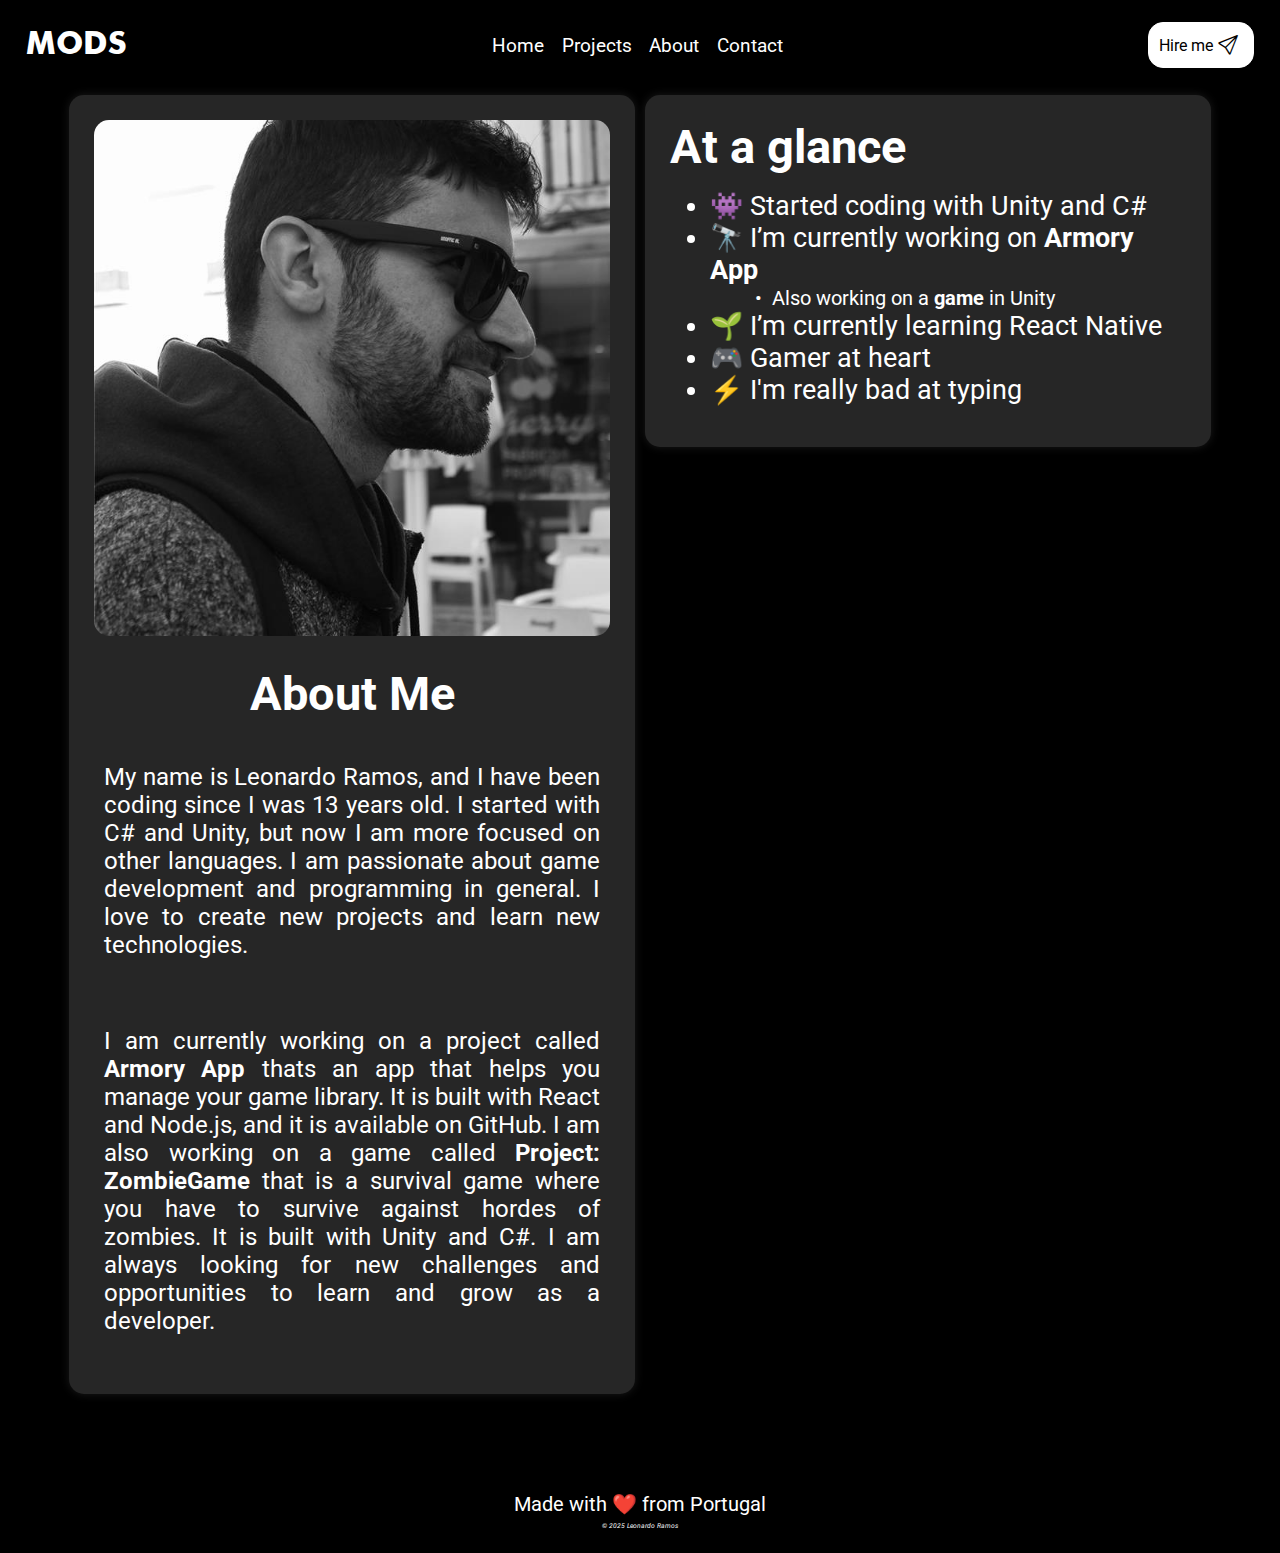
<file: about.html>
<!DOCTYPE html>
<html lang="en">
  <head>
    <meta charset="UTF-8" />
    <meta name="viewport" content="width=device-width, initial-scale=1.0" />
    <link rel="stylesheet" href="style.css" />
    <link
      rel="shortcut icon"
      href="./imgs/logos/mods_logo.jpg"
      type="image/x-icon"
    />
    <!-- Bootstrap Icons -->
    <link
      rel="stylesheet"
      href="https://cdn.jsdelivr.net/npm/bootstrap-icons@1.11.3/font/bootstrap-icons.min.css"
    />
    <title>MODS - About</title>
  </head>
  <body>
    <div id="nav">
      <div class="hamMenu" id="openDrawer">
        <i class="bi bi-list"></i>
      </div>
      <h1 id="logo">MODS</h1>
      <div id="menu">
        <a href="index.html">Home</a>
        <a href="projects.html">Projects</a>
        <a href="about.html">About</a>
        <a href="contact.html">Contact</a>
      </div>
      <a href="contact.html" id="hireBtn" class="btn"
        >Hire me<i class="bi bi-send"></i
      ></a>
    </div>

    <div id="drawer" class="drawer">
      <div class="drawer-content">
        <div class="drawer-header">
          <h1>MODS</h1>
          <i id="closeDrawer" class="bi bi-x-circle-fill"></i>
        </div>
        <div class="drawer-links">
          <a href="index.html"><i class="bi bi-house"></i> Home</a>
          <a href="projects.html"><i class="bi bi-code-slash"></i> Projects</a>
          <a href="about.html"><i class="bi bi-person"></i> About</a>
          <a href="contact.html"> <i class="bi bi-envelope"></i>Contact</a>
        </div>
      </div>
    </div>

    <main>
      <div id="about" class="cxMain">
        <div class="abtContainer">
          <div class="abtImg">
            <img src="./imgs/imgs/leo.png" alt="imgLogo" />
          </div>
          <div class="abtTxt">
            <h1>About Me</h1>
            <p>
              My name is Leonardo Ramos, and I have been coding since I was 13
              years old. I started with C# and Unity, but now I am more focused
              on other languages. I am passionate about game development and
              programming in general. I love to create new projects and learn
              new technologies.
            </p>
          </div>
        </div>
        <p>
          I am currently working on a project called
          <a href="https://github.com/zModz/backlogApp">Armory App</a> thats an
          app that helps you manage your game library. It is built with React
          and Node.js, and it is available on GitHub. I am also working on a
          game called
          <a href="https://github.com/zModz/ProjectZombieGame"
            >Project: ZombieGame</a
          >
          that is a survival game where you have to survive against hordes of
          zombies. It is built with Unity and C#. I am always looking for new
          challenges and opportunities to learn and grow as a developer.
        </p>
      </div>
      <div id="facts" class="cxMain">
        <div class="fctTitle">At a glance</div>
        <div class="cxFct">
          <ul>
            <li>👾 Started coding with Unity and C#</li>
            <li>
              🔭 I’m currently working on
              <a href="https://github.com/zModz/backlogApp">Armory App</a>
            </li>
            <dd>
              Also working on a
              <a href="https://github.com/zModz/ProjectZombieGame">game</a> in
              Unity
            </dd>
            <li>🌱 I’m currently learning React Native</li>
            <li>🎮 Gamer at heart</li>
            <li>⚡ I'm really bad at typing</li>
          </ul>
        </div>
      </div>
    </main>

    <footer>
      <p>Made with ❤️ from Portugal</p>
      <span> © 2025 Leonardo Ramos </span>
    </footer>
  </body>
  <script src="main.js"></script>
</html>
</file>
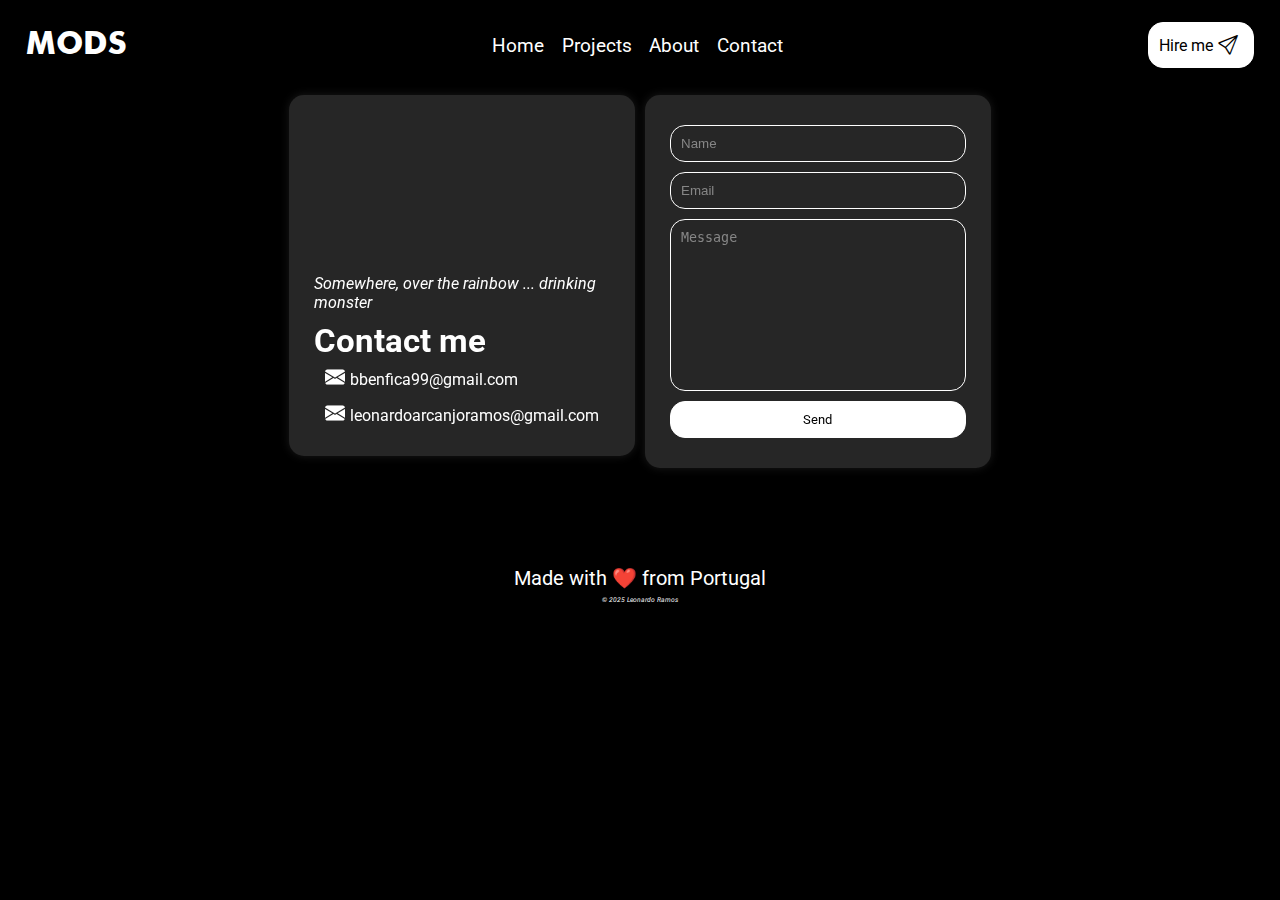
<file: contact.html>
<!DOCTYPE html>
<html lang="en">
  <head>
    <meta charset="UTF-8" />
    <meta name="viewport" content="width=device-width, initial-scale=1.0" />
    <link rel="stylesheet" href="style.css" />
    <link
      rel="shortcut icon"
      href="./imgs/logos/mods_logo.jpg"
      type="image/x-icon"
    />
    <!-- Bootstrap Icons -->
    <link
      rel="stylesheet"
      href="https://cdn.jsdelivr.net/npm/bootstrap-icons@1.11.3/font/bootstrap-icons.min.css"
    />
    <title>MODS - Contact</title>
  </head>
  <body>
    <div id="nav">
      <div class="hamMenu" id="openDrawer">
        <i class="bi bi-list"></i>
      </div>
      <h1 id="logo">MODS</h1>
      <div id="menu">
        <a href="index.html">Home</a>
        <a href="projects.html">Projects</a>
        <a href="about.html">About</a>
        <a href="contact.html">Contact</a>
      </div>
      <a href="contact.html" id="hireBtn" class="btn"
        >Hire me<i class="bi bi-send"></i
      ></a>
    </div>

    <div id="drawer" class="drawer">
      <div class="drawer-content">
        <div class="drawer-header">
          <h1>MODS</h1>
          <i id="closeDrawer" class="bi bi-x-circle-fill"></i>
        </div>
        <div class="drawer-links">
          <a href="index.html"><i class="bi bi-house"></i> Home</a>
          <a href="projects.html"><i class="bi bi-code-slash"></i> Projects</a>
          <a href="about.html"><i class="bi bi-person"></i> About</a>
          <a href="contact.html"> <i class="bi bi-envelope"></i>Contact</a>
        </div>
      </div>
    </div>

    <main id="abtMain">
      <div id="map" class="cxMain">
        <div class="cxMap">
          <iframe
            src="https://www.google.com/maps/embed?pb=!1m14!1m8!1m3!1d2386.185951663819!2d-7.837789647157746!3d37.02944608739392!3m2!1i1024!2i768!4f13.1!3m3!1m2!1s0xd0554ce2b63fcb7%3A0xdaed44562b79ec90!2zT2xow6Nv!5e0!3m2!1spt-PT!2spt!4v1742051308880!5m2!1spt-PT!2spt"
            style="border: 0"
            allowfullscreen=""
            loading="lazy"
            referrerpolicy="no-referrer-when-downgrade"
          ></iframe>
        </div>
        <p class="underTitle">
          Somewhere, over the rainbow ... drinking monster
        </p>
        <div class="cxEmails">
          <h2>Contact me</h2>
          <p>
            <a href="mailto:bbenfica99@gmail.com">
              <i class="bi bi-envelope-fill"></i>bbenfica99@gmail.com
            </a>
          </p>
          <p>
            <a href="mailto:leonardoarcanjoramos@gmail.com">
              <i class="bi bi-envelope-fill"></i>leonardoarcanjoramos@gmail.com
            </a>
          </p>
        </div>
      </div>
      <div id="form" class="cxMain">
        <!-- <h1>Send me a message</h1> -->
        <form action="https://formsubmit.co/bbenfica99@gmail.com" method="post">
          <input type="text" name="name" placeholder="Name" />
          <input type="email" name="email" placeholder="Email" />
          <textarea
            name="message"
            id="message"
            cols="30"
            rows="10"
            placeholder="Message"
          ></textarea>
          <input type="submit" value="Send" class="btn" />
          <input type="hidden" name="_next" value="destino.html" />
        </form>
      </div>
    </main>

    <footer>
      <p>Made with ❤️ from Portugal</p>
      <span> © 2025 Leonardo Ramos </span>
    </footer>
  </body>
  <script src="main.js"></script>
</html>
</file>
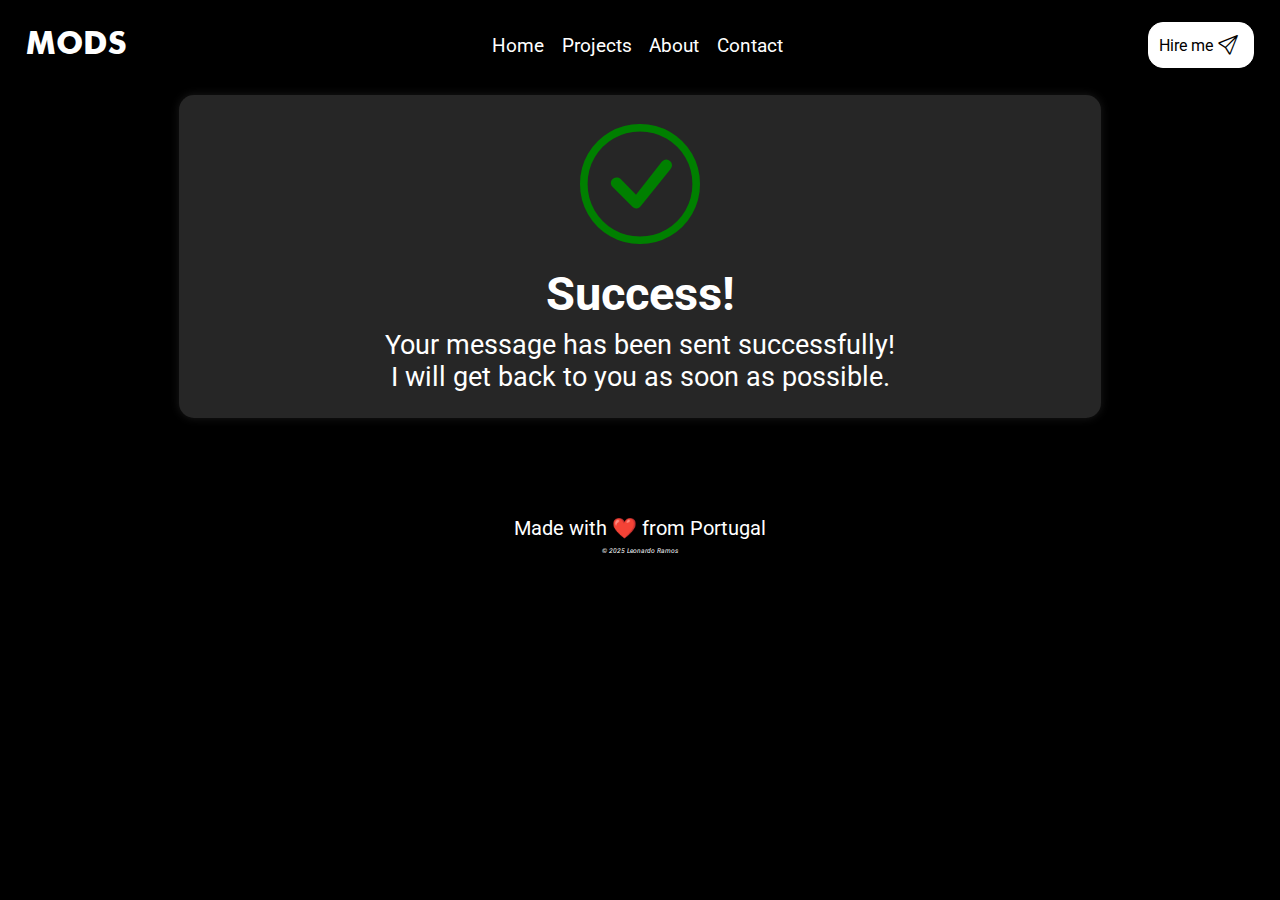
<file: destino.html>
<!DOCTYPE html>
<html lang="en">
  <head>
    <meta charset="UTF-8" />
    <meta name="viewport" content="width=device-width, initial-scale=1.0" />
    <link rel="stylesheet" href="style.css" />
    <link
      rel="shortcut icon"
      href="./imgs/logos/mods_logo.jpg"
      type="image/x-icon"
    />
    <!-- Bootstrap Icons -->
    <link
      rel="stylesheet"
      href="https://cdn.jsdelivr.net/npm/bootstrap-icons@1.11.3/font/bootstrap-icons.min.css"
    />
    <title>MODS - Success</title>
  </head>

  <body>
    <div id="nav">
      <div class="hamMenu" id="openDrawer">
        <i class="bi bi-list"></i>
      </div>
      <h1 id="logo">MODS</h1>
      <div id="menu">
        <a href="index.html">Home</a>
        <a href="projects.html">Projects</a>
        <a href="about.html">About</a>
        <a href="contact.html">Contact</a>
      </div>
      <a href="contact.html" id="hireBtn" class="btn"
        >Hire me<i class="bi bi-send"></i
      ></a>
    </div>

    <div id="drawer" class="drawer">
      <div class="drawer-content">
        <div class="drawer-header">
          <h1>MODS</h1>
          <i id="closeDrawer" class="bi bi-x-circle-fill"></i>
        </div>
        <div class="drawer-links">
          <a href="index.html"><i class="bi bi-house"></i> Home</a>
          <a href="projects.html"><i class="bi bi-code-slash"></i> Projects</a>
          <a href="about.html"><i class="bi bi-person"></i> About</a>
          <a href="contact.html"> <i class="bi bi-envelope"></i>Contact</a>
        </div>
      </div>
    </div>

    <main id="successMain">
      <div id="success" class="cxMain">
        <i class="bi bi-check-circle"></i>
        <h1>Success!</h1>
        <p>Your message has been sent successfully!</p>
        <p>I will get back to you as soon as possible.</p>
      </div>
    </main>

    <footer>
      <p>Made with ❤️ from Portugal</p>
      <span> © 2025 Leonardo Ramos </span>
    </footer>
  </body>
  <script src="main.js"></script>
</html>
</file>
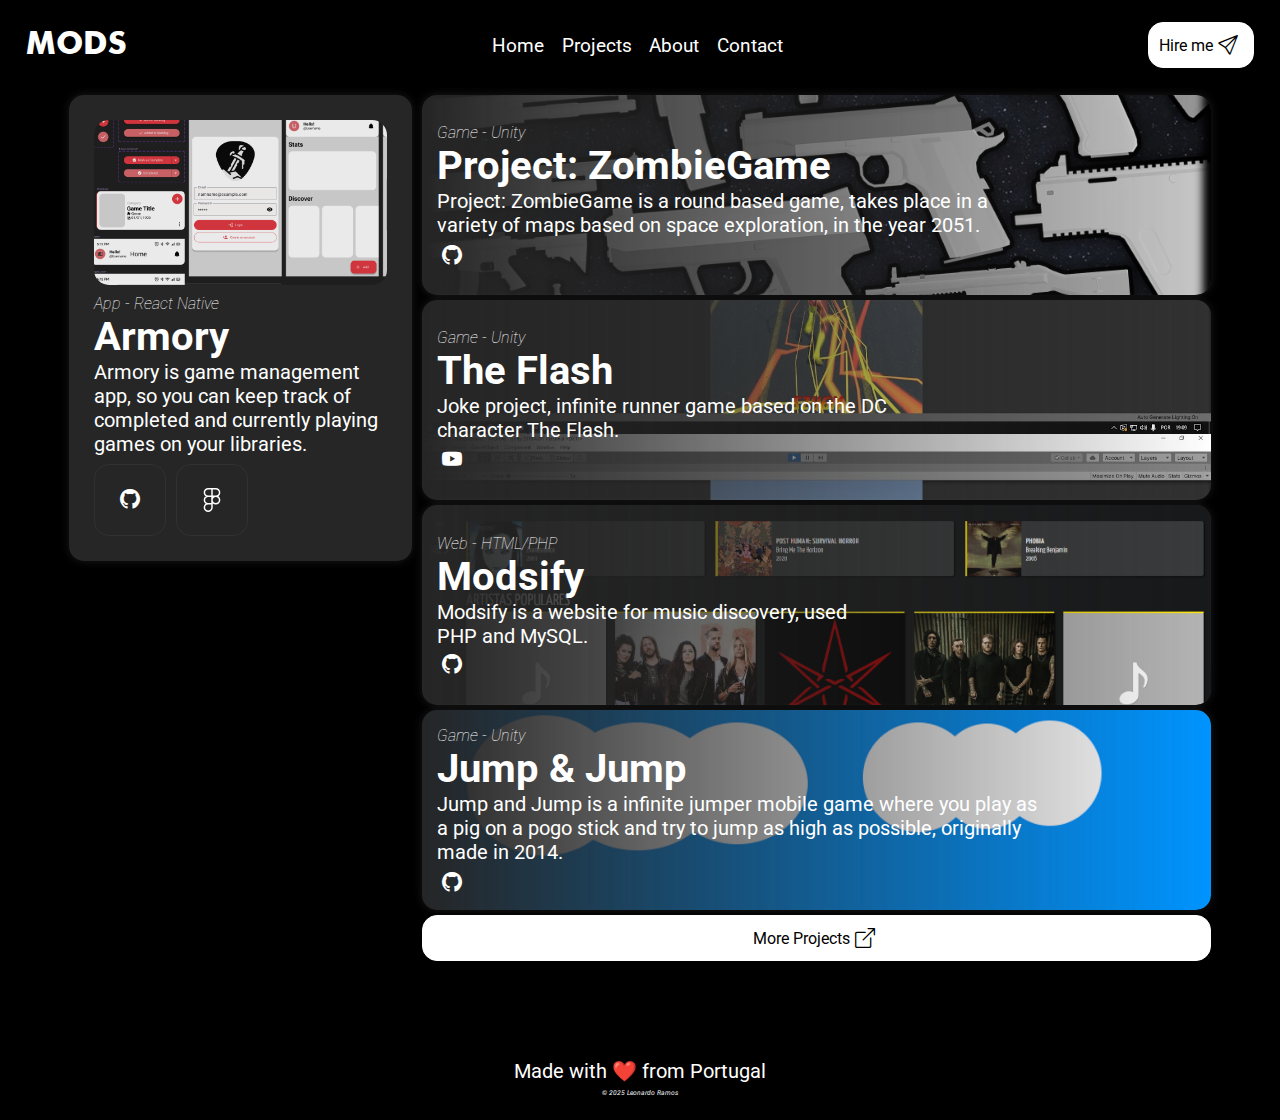
<file: projects.html>
<!DOCTYPE html>
<html lang="en">
  <head>
    <meta charset="UTF-8" />
    <meta name="viewport" content="width=device-width, initial-scale=1.0" />
    <link rel="stylesheet" href="style.css" />
    <link
      rel="shortcut icon"
      href="./imgs/logos/mods_logo.jpg"
      type="image/x-icon"
    />
    <!-- Bootstrap Icons -->
    <link
      rel="stylesheet"
      href="https://cdn.jsdelivr.net/npm/bootstrap-icons@1.11.3/font/bootstrap-icons.min.css"
    />
    <title>MODS - Projects</title>
  </head>
  <body>
    <div id="modal">
      <div class="bgModal">a</div>
      <div class="cxModal">
        <div class="modalContent">
          <div class="topWindow">
            <i class="bi bi-youtube"></i>
            <h1>Video - The Flash</h1>
            <i id="closeModal" class="bi bi-x-circle-fill"></i>
          </div>
          <iframe
            src="https://www.youtube.com/embed/cF9RvWOjHE0?si=Ds6co4tR_HcpEuAN"
            title="YouTube video player"
            frameborder="0"
            allow="accelerometer; autoplay; clipboard-write; encrypted-media; gyroscope; picture-in-picture; web-share"
            referrerpolicy="strict-origin-when-cross-origin"
            allowfullscreen
          ></iframe>
        </div>
      </div>
    </div>

    <div id="nav">
      <div class="hamMenu" id="openDrawer">
        <i class="bi bi-list"></i>
      </div>
      <h1 id="logo">MODS</h1>
      <div id="menu">
        <a href="index.html">Home</a>
        <a href="projects.html">Projects</a>
        <a href="about.html">About</a>
        <a href="contact.html">Contact</a>
      </div>
      <a href="contact.html" id="hireBtn" class="btn"
        >Hire me<i class="bi bi-send"></i
      ></a>
    </div>

    <div id="drawer" class="drawer">
      <div class="drawer-content">
        <div class="drawer-header">
          <h1>MODS</h1>
          <i id="closeDrawer" class="bi bi-x-circle-fill"></i>
        </div>
        <div class="drawer-links">
          <a href="index.html"><i class="bi bi-house"></i> Home</a>
          <a href="projects.html"><i class="bi bi-code-slash"></i> Projects</a>
          <a href="about.html"><i class="bi bi-person"></i> About</a>
          <a href="contact.html"> <i class="bi bi-envelope"></i>Contact</a>
        </div>
      </div>
    </div>

    <main>
      <div id="currProj" class="cxMain">
        <img class="projImg" src="./imgs/projs/armory.png" alt="screenshot" />
        <div class="projContent">
          <p class="projType">App - React Native</p>
          <h1 class="projName">Armory</h1>
          <p class="projDesc">
            Armory is game management app, so you can keep track of completed
            and currently playing games on your libraries.
          </p>
          <div id="projLinks" class="cxLinks">
            <a
              class="boxLink"
              target="_blank"
              href="https://github.com/zModz/backlogApp"
              ><i class="bi bi-github"></i
            ></a>
            <a
              class="boxLink"
              target="_blank"
              href="https://www.figma.com/design/iFulfG02MUP116NUz6X6ty/backlogApp?node-id=0-1&t=I4Zm7X2iZ34516Nc-1"
              ><svg
                role="img"
                viewBox="0 0 24 24"
                xmlns="http://www.w3.org/2000/svg"
                class="bi"
                width="24"
                height="24"
              >
                <title>Figma</title>
                <path
                  d="M15.852 8.981h-4.588V0h4.588c2.476 0 4.49 2.014 4.49 4.49s-2.014 4.491-4.49 4.491zM12.735 7.51h3.117c1.665 0 3.019-1.355 3.019-3.019s-1.355-3.019-3.019-3.019h-3.117V7.51zm0 1.471H8.148c-2.476 0-4.49-2.014-4.49-4.49S5.672 0 8.148 0h4.588v8.981zm-4.587-7.51c-1.665 0-3.019 1.355-3.019 3.019s1.354 3.02 3.019 3.02h3.117V1.471H8.148zm4.587 15.019H8.148c-2.476 0-4.49-2.014-4.49-4.49s2.014-4.49 4.49-4.49h4.588v8.98zM8.148 8.981c-1.665 0-3.019 1.355-3.019 3.019s1.355 3.019 3.019 3.019h3.117V8.981H8.148zM8.172 24c-2.489 0-4.515-2.014-4.515-4.49s2.014-4.49 4.49-4.49h4.588v4.441c0 2.503-2.047 4.539-4.563 4.539zm-.024-7.51a3.023 3.023 0 0 0-3.019 3.019c0 1.665 1.365 3.019 3.044 3.019 1.705 0 3.093-1.376 3.093-3.068v-2.97H8.148zm7.704 0h-.098c-2.476 0-4.49-2.014-4.49-4.49s2.014-4.49 4.49-4.49h.098c2.476 0 4.49 2.014 4.49 4.49s-2.014 4.49-4.49 4.49zm-.097-7.509c-1.665 0-3.019 1.355-3.019 3.019s1.355 3.019 3.019 3.019h.098c1.665 0 3.019-1.355 3.019-3.019s-1.355-3.019-3.019-3.019h-.098z"
                /></svg
            ></a>
          </div>
        </div>
      </div>

      <div id="olderProj">
        <div class="proj cxMain">
          <div id="pzg" class="background"></div>
          <div class="projContent">
            <p class="projType">Game - Unity</p>
            <h1 class="projName">Project: ZombieGame</h1>
            <p class="projDesc">
              Project: ZombieGame is a round based game, takes place in a
              variety of maps based on space exploration, in the year 2051.
            </p>
            <div class="projLink">
              <a
                target="_blank"
                class="iconLink"
                href="https://github.com/zModz/ProjectZombieGame"
                ><i class="bi bi-github"></i
              ></a>
            </div>
          </div>
        </div>
        <div class="proj cxMain">
          <div id="flash" class="background"></div>
          <div class="projContent">
            <p class="projType">Game - Unity</p>
            <h1 class="projName">The Flash</h1>
            <p class="projDesc">
              Joke project, infinite runner game based on the DC character The
              Flash.
            </p>
            <div class="projLink">
              <a class="iconLink" id="openModal" href="#"
                ><i class="bi bi-youtube"></i
              ></a>
            </div>
          </div>
        </div>
        <div class="proj cxMain">
          <div id="modsify" class="background"></div>
          <div class="projContent">
            <p class="projType">Web - HTML/PHP</p>
            <h1 class="projName">Modsify</h1>
            <p class="projDesc">
              Modsify is a website for music discovery, used PHP and MySQL.
            </p>
            <div class="projLink">
              <a class="iconLink" href="https://github.com/zModz/Modsify"
                ><i class="bi bi-github"></i
              ></a>
            </div>
          </div>
        </div>
        <div class="proj cxMain">
          <div id="jandj" class="background"></div>
          <div class="projContent">
            <p class="projType">Game - Unity</p>
            <h1 class="projName">Jump &amp; Jump</h1>
            <p class="projDesc">
              Jump and Jump is a infinite jumper mobile game where you play as a
              pig on a pogo stick and try to jump as high as possible,
              originally made in 2014.
            </p>
            <div class="projLink">
              <a class="iconLink" href="https://github.com/zModz/JumpJump"
                ><i class="bi bi-github"></i
              ></a>
            </div>
          </div>
        </div>
        <a
          target="_blank"
          class="btn"
          href="https://github.com/zModz?tab=repositories"
          >More Projects<i class="bi bi-box-arrow-up-right"></i
        ></a>
      </div>
    </main>

    <footer>
      <p>Made with ❤️ from Portugal</p>
      <span> © 2025 Leonardo Ramos </span>
    </footer>
  </body>
  <script src="main.js"></script>
</html>
</file>
<file: style.css>
@import url("https://fonts.googleapis.com/css2?family=Roboto:ital,wght@0,100..900;1,100..900&display=swap");

@font-face {
  font-family: "Futura";
  src:
    url("./fonts/futura/unicode.futurab.ttf") format("truetype"),
    local("Futura");
}

/* @font-face {
  font-family: "Roboto";
  src: url("./fonts/roboto/Roboto-VariableFont.ttf") format("truetype"),
    local("Roboto");
} */

* {
  box-sizing: border-box;
}

body {
  margin: 0;
  padding: 0;
  background-color: black;
}

main {
  display: flex;
  flex-direction: row;
  justify-content: center;

  width: 90%;

  margin-left: auto;
  margin-right: auto;
}

.bi {
  margin-inline: 5px;

  font-size: 20px;
  transition: color 0.5s;
}

#nav {
  display: flex;
  flex-direction: row;
  align-items: center;
  justify-content: space-between;

  height: 10vh;
}

.hamMenu {
  display: none;
  color: white;
  margin-inline: 2%;
}

.drawer {
  display: none;
  position: fixed;
  top: 0;
  left: 0;
  width: 100%;
  height: 100%;
  background-color: rgba(38, 38, 38, 0.9);
  z-index: 10;
}

.drawer-content {
  position: absolute;
  top: 0;
  left: 0;
  width: 250px;
  height: 100%;
  background-color: #262626;
  padding: 20px;
  box-shadow: 2px 0px 5px rgba(0, 0, 0, 0.5);
}

.drawer-header {
  display: flex;
  justify-content: space-between;
  align-items: center;
  margin-bottom: 20px;
  font-family: Futura, sans-serif;
  color: white;
}

.drawer-links {
  display: flex;
  flex-direction: column;
  gap: 10px;
}

.drawer-links a {
  display: flex;
  flex-direction: row;
  align-items: center;
  justify-content: flex-start;
  color: white;
  text-decoration: none;
  font-size: 18px;
  transition: color 0.3s;
  padding: 20px;
  border-radius: 10px;
  border: #666666 1px solid;
  background-color: #313131;
}

.drawer-links a:active {
  background-color: #262626;
  border: #666666 1px solid;
}

.drawer-links a .bi {
  margin-right: 10%;
  transition: color 0.5s;
}

.drawer-links a:hover {
  color: #868686;
}

#logo {
  margin: 0;
  margin-inline: 2%;
  color: white;
  font-family: Futura, sans-serif;
}

#menu {
  display: flex;
  justify-content: center;
  align-items: center;
  height: 50%;
  width: 70%;
  font-family: Roboto, sans-serif;
}

#menu a {
  font-size: larger;
  margin-inline: 1%;
  color: white;
  text-decoration: none;
  transition:
    font-size 0.5s,
    color 0.5s;
}

#menu a:hover {
  font-size: 25px;
  color: #666666;
}

#hireBtn {
  margin-inline: 2%;
}

.btn {
  display: flex;
  align-items: center;

  text-decoration: none;
  font-family: Roboto, sans-serif;

  margin: 0;
  padding: 10px;
  border: 1px solid white;
  border-radius: 15px;

  background-color: white;
  color: black;
  transition: all 0.5s;
}

.btn:hover {
  cursor: pointer;
  background-color: #262626;
  border: 1px solid white;
  color: white;
}

.cxMain {
  display: flex;
  flex-direction: column;
  align-items: center;

  height: fit-content;

  margin: 5px;
  padding: 25px;
  border-radius: 15px;
  background-color: #262626;
  box-shadow: 0 0 10px rgba(255, 255, 255, 0.1);
}

#cxRight {
  width: 70%;
  display: flex;
  flex-direction: column;
}

#persona {
  width: 30%;
}

#desc {
  padding: 30px;
}

#desc p {
  color: white;
  margin-block: 1%;
  font-family: Roboto, sans-serif;
  font-size: 35pt;
}

#desc span {
  color: white;
  font-family: Roboto, sans-serif;
  font-size: 15pt;
  font-style: italic;
  align-self: flex-start;
}

#desc img {
  width: 100%;
  border-radius: 15px;
  margin-bottom: 20px;
}

#tech {
  display: flex;
  flex-direction: column;
  justify-content: center;
  background-color: rgb(38, 38, 38); /* Light gray background */
  padding: 20px;
}

#tech img {
  width: 100px;
  height: 100px;
}

#techTitle {
  color: white;
  font-family: Roboto, sans-serif;
  font-size: 35pt;
  margin: 0;
  align-self: flex-start;
}

#personaImg {
  /* width: 250%; */
  aspect-ratio: 1 / 1;
  object-fit: cover;
  overflow: hidden;
  display: flex;
  align-items: center;
  justify-content: center;
}

#personaImg img {
  width: 100%;
  height: 100%;
  border-radius: 50%;
  object-fit: cover;
}

.flip-img {
  position: relative;
  width: 100%;
  height: 100%;
  perspective: 1000px;
}

.flip-img-front,
.flip-img-back {
  position: absolute;
  width: 100%;
  height: 100%;
  backface-visibility: hidden;
  transition: transform 0.6s;
}

.flip-img-back {
  transform: rotateY(180deg);
}

.flip-img:hover .flip-img-front {
  transform: rotateY(-180deg);
}

.flip-img:hover .flip-img-back {
  transform: rotateY(0deg);
}

#persona h1 {
  color: white;
  margin: 2%;
  font-family: Roboto, sans-serif;
}

#persona h1 > p {
  color: white;
  display: inline-block;
  margin: 0;
  font-family: Futura, sans-serif;
}

#persona .smallDesc {
  color: white;
  margin: 0;
  width: 80%;
  font-size: 20pt;
  text-align: center;
  font-family: Roboto, sans-serif;
  font-weight: lighter;
}

.cxLinks {
  display: flex;
  flex-direction: row;
  justify-content: space-evenly;
  flex-wrap: wrap;
}

#socials {
  margin: 5%;
  gap: 10px;
}

.boxLink {
  display: flex;
  justify-content: center;
  align-items: center;
  height: 72px;
  width: 72px;
  color: white;
  border: 1px solid #313131;
  border-radius: 15px;
  transition:
    background-color 0.5s,
    border-color 0.5s,
    color 0.5s;
}

.boxLink.large {
  width: auto;
  padding-inline: 20px;
  text-decoration: none;
  font-family: Roboto, sans-serif;
  & > .bi {
    margin-right: 15px;
  }
}

.divider-vertical {
  width: 1px;
  background-color: rgba(128, 128, 128, 0.2);
}

#socials a:hover {
  background-color: white;
  border-color: white;
  & > .bi {
    color: #262626;
  }
}

#availability {
  display: flex;
  flex-direction: row;
  align-items: center;
  align-self: flex-start;
  width: 100%;
  height: 20%;
  margin-block: 2%;
}

#availability p {
  font-size: 12pt;
  margin: 0;
  font-family: Roboto, sans-serif;
  color: white;
}

#availability span {
  width: 20px;
  height: 20px;
  margin: 0.5%;
  background-color: green;
  border-radius: 50%;
}

#downloadBtn {
  align-self: flex-start;
  margin-block: 2px;
}

#desc .btn > .bi {
  margin-inline: 5px;
}

.slider {
  flex-direction: row;
  overflow: hidden;
  position: relative;
  width: 100%;
  &::after,
  &::before {
    background: linear-gradient(
      to right,
      rgba(255, 255, 255, 0) 0%,
      rgba(38, 38, 38, 1) 100%
    );
    content: "";
    position: absolute;
    height: 223px;
    width: 150px;
    z-index: 2;
  }

  &::before {
    left: 0;
    top: 0;
    transform: rotateZ(180deg);
  }

  &::after {
    right: 0;
    top: 0;
  }
}

.slideTrack {
  display: flex;
  flex: 1;
  /* width: calc(100px * 12); */
  will-change: transform;
  animation: "scroll" 10s linear infinite;
}

.langBox {
  display: flex;
  flex-direction: column;
  align-items: center;
  justify-content: center;
  height: 200px;
  padding: 50px;
}

.langBox > p {
  display: none;
  color: white;
  font-size: larger;
  font-family: "Roboto", sans-serif;
  animation: fadeIn 0.5s;
}

.langBox:hover img {
  width: 150px;
  height: 150px;
}

.langBox:hover > p {
  display: block;
}

@keyframes fadeIn {
  0% {
    opacity: 0;
  }
  100% {
    opacity: 1;
  }
}

footer {
  display: flex;
  flex-direction: column;
  align-items: center;
  justify-content: center;
  align-items: center;

  height: 10vh;
  margin-top: 5%;
}

footer p {
  margin: 0.5%;
  color: white;
  font-family: Roboto, sans-serif;
  font-size: 15pt;
}

footer span {
  color: white;
  font-family: Roboto, sans-serif;
  font-size: 5pt;
  font-style: italic;
}

/* projects.html */
#currProj {
  width: 30%;
  align-items: flex-start;
}

#currProj .projImg {
  width: 100%;
  border-radius: 15px;
}

#olderProj {
  width: 70%;
}

.proj {
  height: 200px;
  padding: 15px;
  justify-content: center;
  position: relative;
  align-items: flex-start;
}

.background {
  position: absolute;
  background-size: cover;
  background-position: center;
  border-radius: 15px;
  top: 0;
  left: 0;
  width: 100%;
  height: 100%;
  mask-image: linear-gradient(to left, rgba(26, 26, 26, 1), rgba(0, 0, 0, 0));
  -webkit-mask-image: linear-gradient(
    to left,
    rgba(26, 26, 26, 1),
    rgba(0, 0, 0, 0)
  );
}

.projContent {
  position: relative;
  z-index: 1;
}

#currProj .projContent {
  margin-top: 3%;
}

.projType {
  margin: 0;
  color: white;
  font-family: Roboto, sans-serif;
  font-weight: lighter;
  font-style: italic;
}

.projName {
  margin: 0;
  color: white;
  font-family: Roboto, sans-serif;
  font-size: 30pt;
}

.projDesc {
  margin-block: 0;
  color: white;
  font-family: Roboto, sans-serif;
  font-size: 15pt;
}

#olderProj .projDesc {
  width: 80%;
}

#olderProj .btn {
  margin: 5px;
  justify-content: center;
}

#projLinks {
  justify-content: flex-start;
  margin-top: 3%;
  gap: 10px;
}

.boxLink .bi {
  color: white;
  fill: white;
}

.boxLink:hover {
  background-color: white;
  border-color: white;
  & > .bi {
    color: #262626;
    fill: #262626;
  }
  &.large {
    color: #262626;
    fill: #262626;
  }
}

.iconLink {
  display: flex;
  color: white;
  align-items: center;
  transition:
    fill 0.6s,
    color 0.6s;
  & > .bi {
    fill: white;
  }
}

.iconLink.inactive {
  color: grey;
  pointer-events: all;
  cursor: default;
}

.iconLink:hover .bi {
  color: #868686;
  fill: #868686;
}

.projLink {
  display: flex;
  flex-direction: row;
  justify-content: flex-start;
  margin-top: 1%;
  gap: 3px;
}

.projLink .bi {
  font-size: 20px;
}

.hidden {
  background: rgba(255, 255, 255, 0.3);
  border-radius: 16px;
  box-shadow: 0 4px 30px rgba(0, 0, 0, 0.1);
  backdrop-filter: blur(13px);
  -webkit-backdrop-filter: blur(13px);
  z-index: 3;
  width: 1183px;
  height: 200px;
  position: absolute;
  padding: 20px;
  margin: 0;
  align-items: flex-start;
  left: 0;

  display: flex;
  align-items: center;
  justify-content: center;
  font-size: 40pt;
  font-family: Futura, sans-serif;
  color: #262626;
}

#pzg {
  background-image: url("./imgs/projs/pgz.jpg");
}

#flash {
  background-image: url("./imgs/projs/flash.jpg");
  background-position: 0 -310px;
}

#modsify {
  background-image: url("./imgs/projs/modsify.png");
}

#jandj {
  background-image: url("./imgs/projs/jandj.png");
  background-position: 0 -100px;
}

#psk {
  background-image: url("./imgs/projs/psk.png");
  background-position: 0 -100px;
}

/* Modal */
#modal {
  display: none;
  position: absolute;
  width: 100%;
  height: 100%;
  z-index: 5;
}

.modal-open {
  overflow-y: hidden;
}

.bgModal {
  display: flex;
  justify-content: center;
  align-items: center;
  width: 100%;
  height: 100%;
  background-color: #262626c9;
  animation: fadeInOpacity 0.5s ease-in-out;
}

.cxModal {
  position: absolute;
  top: 0;
  display: flex;
  flex-direction: column;
  align-items: center;
  justify-content: center;
  height: 100%;
  width: 100%;
}

.modalContent {
  display: flex;
  flex-direction: column;
  align-items: center;
  justify-content: center;

  height: 50%;
  width: 50%;
  padding: 15px;
  border-radius: 15px;

  background-color: #262626;
  border: 1px solid white;

  animation: slideUp 0.5s ease-in-out;
}

.topWindow {
  display: flex;
  justify-content: space-between;
  align-items: center;
  width: 100%;
  color: white;
  margin-bottom: 15px;
}

.topWindow h1 {
  margin: 0;
  font-family: Roboto, sans-serif;
}

.topWindow .bi,
.topWindow h1 {
  font-size: 15px;
}

.topWindow #closeModal {
  color: white;
  transition: color 0.5s;
}

.topWindow #closeModal:hover {
  color: red;
  cursor: pointer;
}

.modalContent iframe {
  width: 100%;
  height: 100%;
}

/* About.html */
.cxAbout {
  display: flex;
  flex-direction: row;
  align-items: flex-start;
  height: 100vh;
}

.abtContainer {
  display: flex;
  flex-direction: row;
  align-items: center;
}

.abtImg {
  width: 250%;
  aspect-ratio: 1 / 1;
  object-fit: cover;
  overflow: hidden;
  display: flex;
  align-items: center;
  justify-content: center;
}

.abtImg img {
  width: 100%;
  height: 100%;
  object-fit: cover;
  border-radius: 15px;
}

#about {
  width: 50%;
  display: flex;
  flex-direction: column;
}

.abtTxt {
  /* padding: 10px; */
  font-size: 18pt;
}

#about h1 {
  color: white;
  font-family: Roboto, sans-serif;
  font-size: 35pt;
  text-align: end;
}

#about p {
  color: white;
  font-family: Roboto, sans-serif;
  font-size: 18pt;
  text-align: justify;
  padding: 10px;
}

#about a {
  text-decoration: none;
  color: white;
  font-weight: bolder;
}

#about a:hover {
  color: #868686;
  text-decoration: underline;
}

#facts {
  width: 50%;
  display: flex;
  align-items: flex-start;
}

.fctTitle {
  color: white;
  font-family: Roboto, sans-serif;
  font-weight: bolder;
  font-size: 35pt;
  margin: 0;
}

.cxFct {
  display: flex;
  flex-direction: row;
  width: 100%;
  height: 100%;
}

.cxFct ul {
  display: flex;
  flex-direction: column;
  justify-content: space-evenly;
}

.cxFct li {
  color: white;
  font-family: Roboto, sans-serif;
  font-size: 20pt;
}

.cxFct dd {
  color: white;
  font-family: Roboto, sans-serif;
  font-size: 15pt;
}

.cxFct a {
  text-decoration: none;
  font-weight: bolder;
  color: white;
}

.cxFct a:hover {
  color: #868686;
  text-decoration: underline;
}

dd::before {
  content: "•";
  color: white;
  margin-inline: 5px;
}

/* contact.html */
#map {
  width: 30%;
  align-items: flex-start;
}

#map .cxMap {
  width: 100%;
  height: 100%;
}

.cxMap iframe {
  width: 100%;
  height: 100%;
}

#map p {
  color: white;
  font-family: Roboto, sans-serif;
  margin: 0;
}

#map .underTitle {
  font-style: italic;
}

#map .cxEmails {
  display: flex;
  flex-direction: column;
  align-items: flex-start;
  justify-content: center;
  width: 100%;
  height: 100%;
  margin-top: 3%;
}

#map .cxEmails h2 {
  color: white;
  font-family: Roboto, sans-serif;
  font-size: 25pt;
  margin: 0;
}

#map .cxEmails p {
  display: flex;
  align-items: center;
  color: white;
  font-family: Roboto, sans-serif;
  padding: 2%;
}

#map .cxEmails a {
  color: white;
  text-decoration: none;
}

#map .cxEmails a:hover {
  color: #868686;
  text-decoration: underline;
  transition: color 0.5s;
}

#form {
  width: 30%;
  display: flex;
  flex-direction: column;
  align-items: center;
}

#form h1 {
  color: white;
  font-family: Roboto, sans-serif;
  font-size: 35pt;
}

#form form {
  display: flex;
  flex-direction: column;
  align-items: center;
  justify-content: center;
  width: 100%;
  height: 100%;
}

#form form input,
#form form textarea {
  width: 100%;
  padding: 10px;
  margin: 5px;
  border-radius: 15px;
  border: 1px solid white;
  background-color: #262626;
  color: white;
}

#form form textarea {
  resize: none;
}

#form form input::placeholder,
#form form textarea::placeholder {
  color: #868686;
}

#form form input:focus,
#form form textarea:focus {
  border: 1px solid #666666;
}

#form form .btn {
  display: flex;
  align-items: center;
  justify-content: center;
  width: 100%;
  padding: 10px;
  margin: 5px;
  border-radius: 15px;
  border: 1px solid white;
  background-color: white;
  color: black;
  font-family: Roboto, sans-serif;
  transition: all 0.5s;
}

#form form .btn:hover {
  cursor: pointer;
  background-color: #262626;
  border: 1px solid white;
  color: white;
}

/* destino.html */
#success {
  display: flex;
  flex-direction: column;
  align-items: center;
  justify-content: center;
  width: 80%;
  color: white;
}

#success .bi {
  font-size: 90pt;
  color: green;
}

#success h1 {
  font-family: Roboto, sans-serif;
  font-size: 35pt;
  margin: 1%;
}

#success p {
  font-family: Roboto, sans-serif;
  font-size: 20pt;
  margin: 0;
}

/* https://www.w3schools.com/css/css_tooltip.asp */
/* Tooltip container */
.tooltip {
  position: relative;
  /* display: inline-block; */
}

/* Tooltip text */
.tooltiptext {
  visibility: hidden; /* Hidden by default */
  width: 130px;
  top: 110%;
  left: 9%;
  background-color: black;
  color: #ffffff;
  text-align: center;
  padding: 5px 0;
  border-radius: 6px;
  position: absolute;
  z-index: 1; /* Ensure tooltip is displayed above content */
  transition: opacity 1s;
}

.tooltiptext::after {
  content: " ";
  position: absolute;
  bottom: 100%; /* At the top of the tooltip */
  left: 50%;
  margin-left: -5px;
  border-width: 5px;
  border-style: solid;
  border-color: transparent transparent black transparent;
  transition: opacity 1s;
}

/* Show the tooltip text on hover */
.tooltip:hover .tooltiptext {
  visibility: visible;
  opacity: 1;
}

/* Extras */
/* Animation */
@keyframes scroll {
  0% {
    transform: translateX(0);
  }
  100% {
    transform: translateX(calc(-200px * 6));
  }
}

@keyframes fadeInOpacity {
  0% {
    opacity: 0;
  }
  100% {
    opacity: 1;
  }
}

@keyframes slideUp {
  0% {
    transform: translateY(200%);
  }
  100% {
    transform: translateY(0);
  }
}

/* Media Queries */
@media screen and (max-width: 1530px) {
  .abtContainer {
    flex-direction: column;
    align-items: center;
  }

  .abtImg {
    width: 100%;
  }

  #about h1 {
    text-align: center;
  }
}

@media screen and (max-width: 1150px) {
  #abtMain {
    flex-direction: column-reverse;
  }

  #map,
  #form {
    width: 100%;
  }
}

@media screen and (max-width: 800px) {
  main {
    flex-direction: column;
  }

  #persona,
  #cxRight,
  #currProj,
  #olderProj,
  #about,
  #facts {
    width: 100%;
  }

  #personaImg {
    width: 50%;
    height: 50%;
  }

  #olderProj .projDesc {
    font-size: medium;
  }
}

@media screen and (max-width: 768px) {
  .hamMenu {
    display: block;
  }

  #menu {
    display: none;
  }

  #hireBtn {
    /* TODO: make it smaller*/
    font-size: 0;
    padding: 1px;
    border-radius: 5px;
  }

  #persona h1 {
    font-size: 17pt;
  }

  #persona .smallDesc {
    width: 100%;
    font-size: 17px;
  }

  .cxLinks {
    flex-wrap: nowrap;
  }

  #desc,
  #tech,
  .proj {
    width: 100%;
    height: fit-content;
  }

  #desc p {
    font-size: 20pt;
  }

  #availability {
    margin-block: 5%;
  }

  #availability p {
    font-size: 10pt;
  }

  #availability span {
    width: 12px;
    height: 12px;
  }

  #downloadBtn {
    border-radius: 5px;
  }

  .slider {
    &::after,
    &::before {
      width: 50px;
    }
  }

  .slideTrack {
    display: flex;
    width: calc(100px * 3);
    will-change: transform;
    animation: "scroll" 10s linear infinite;
  }

  #olderProj .btn {
    width: 100%;
  }

  .fctTitle {
    font-size: 25pt;
  }

  .cxFct li {
    font-size: 15pt;
  }

  .cxFct dd {
    font-size: 12pt;
  }
}
</file>
